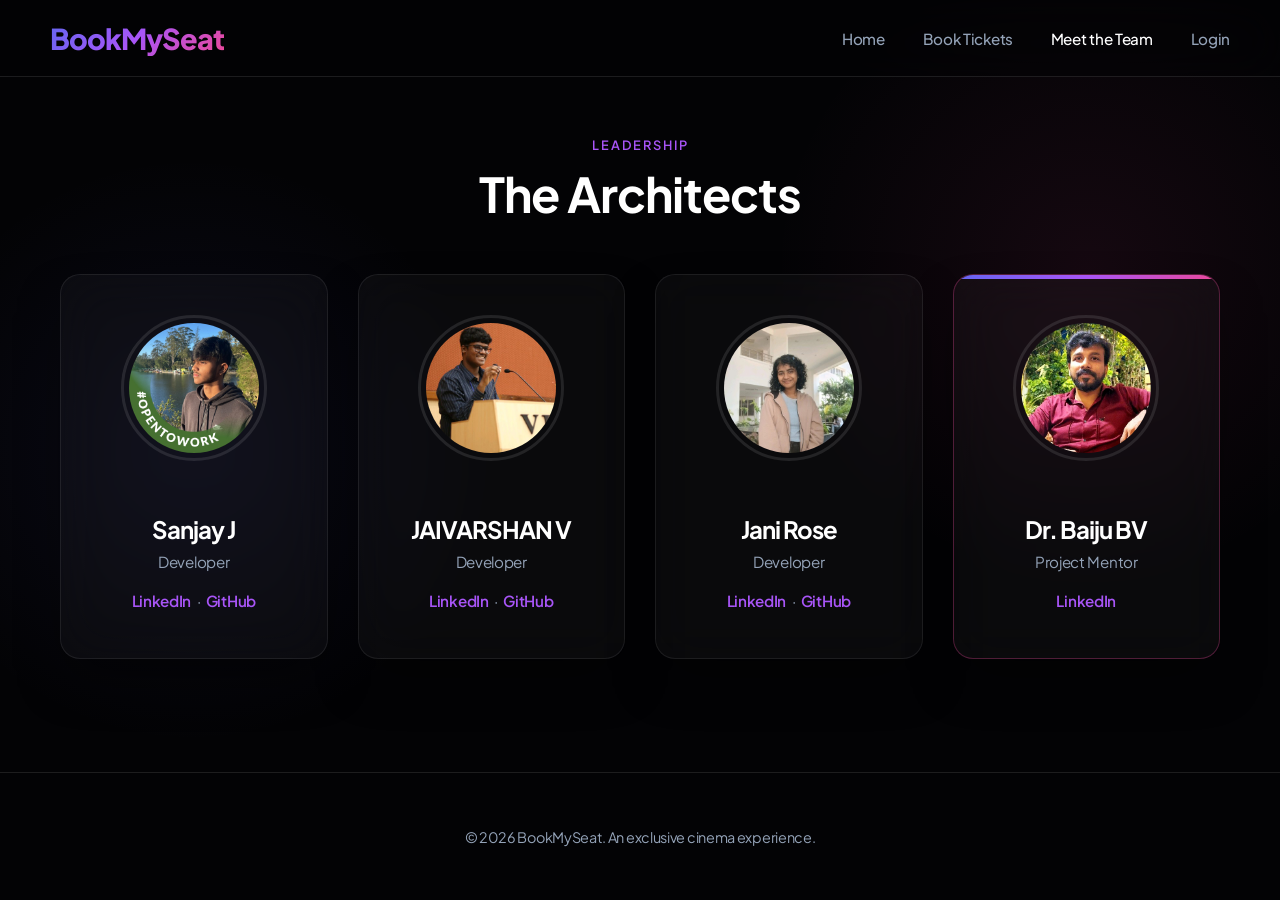
<file: team.html>
<!DOCTYPE html>
<html lang="en">
<head>
    <meta charset="UTF-8">
    <meta name="viewport" content="width=device-width, initial-scale=1.0">
    <title>BookMySeat - Meet the Team</title>
    <link rel="stylesheet" href="style.css">
</head>
<body>
    <header>
        <h1 class="brand-logo">BookMySeat</h1>
        <nav>
            <a href="index.html">Home</a>
            <a href="booking.html">Book Tickets</a>
            <a href="team.html" class="active">Meet the Team</a>
            <a href="login.html">Login</a>
        </nav>
    </header>

    <main>
        <div style="text-align: center; margin-bottom: 50px;">
            <p style="text-transform: uppercase; letter-spacing: 2px; color: #a855f7; font-size: 0.8em; margin: 0; font-weight: 600;">Leadership</p>
            <h2 style="font-size: 3rem; margin: 10px 0 0 0;">The Architects</h2>
        </div>
        
        <div class="team-grid">
            <div class="team-card elegant-panel">
                <img src="sanjay.jpg" alt="Sanjay J" class="team-photo" onerror="this.src='https://placehold.co/150x150/111/555?text=SJ'">
                <h3>Sanjay J</h3>
                <p>Developer</p>
                <p style="margin-top: 20px;"><a href="https://www.linkedin.com/in/sanjay-jk/" target="_blank">LinkedIn</a> &nbsp;&middot;&nbsp; <a href="https://github.com/sanjayy-j" target="_blank">GitHub</a></p>
            </div>
            <div class="team-card elegant-panel">
                <img src="jaivarshan.jpg" alt="JAIVARSHAN V" class="team-photo" onerror="this.src='https://placehold.co/150x150/111/555?text=JV'">
                <h3>JAIVARSHAN V</h3>
                <p>Developer</p>
                <p style="margin-top: 20px;"><a href="https://www.linkedin.com/in/jaivarshan/" target="_blank">LinkedIn</a> &nbsp;&middot;&nbsp; <a href="https://github.com/jaivarshanv" target="_blank">GitHub</a></p>
            </div>
            <div class="team-card elegant-panel">
                <img src="jani.jpg" alt="Jani Rose" class="team-photo" onerror="this.src='https://placehold.co/150x150/111/555?text=JR'">
                <h3>Jani Rose</h3>
                <p>Developer</p>
                <p style="margin-top: 20px;"><a href="https://www.linkedin.com/in/jani-rose-lawwellman/" target="_blank">LinkedIn</a> &nbsp;&middot;&nbsp; <a href="https://github.com/jani-rose" target="_blank">GitHub</a></p>
            </div>
            <div class="team-card elegant-panel mentor-card">
                <img src="baiju.jpg" alt="Dr. Baiju BV" class="team-photo" onerror="this.src='https://placehold.co/150x150/111/555?text=DB'">
                <h3>Dr. Baiju BV</h3>
                <p>Project Mentor</p>
                <p style="margin-top: 20px;"><a href="https://www.linkedin.com/in/dr-baiju-b-v-09542b105/" target="_blank">LinkedIn</a></p>
            </div>
        </div>
    </main>

    <footer>
        <p>&copy; 2026 BookMySeat. An exclusive cinema experience.</p>
    </footer>
</body>
</html>
</file>
<file: style.css>
@import url('https://fonts.googleapis.com/css2?family=Plus+Jakarta+Sans:wght@300;400;500;600;700;800&display=swap');

/* ==========================================================================
   1. GLOBAL VARIABLES & THEME SETUP
   Defines the core colors and gradients used throughout the site. 
   Using CSS variables makes it easy to switch themes later.
   ========================================================================== */
:root {
    --bg-base: #030305;
    --text-primary: #ffffff;
    --text-secondary: #94a3b8;
    --border-subtle: rgba(255, 255, 255, 0.1);
    --glass-bg: rgba(255, 255, 255, 0.03);
    --glass-border: rgba(255, 255, 255, 0.08);
    --accent-gradient: linear-gradient(135deg, #6366f1 0%, #a855f7 50%, #ec4899 100%);
    --accent-glow: rgba(168, 85, 247, 0.25);
}

/* ==========================================================================
   2. BASE STYLES & TYPOGRAPHY
   Sets up the background with fixed glowing orbs and default text styles.
   ========================================================================== */
body {
    background-color: var(--bg-base);
    color: var(--text-primary);
    font-family: 'Plus Jakarta Sans', sans-serif;
    margin: 0;
    padding: 0;
    min-height: 100vh;
    display: flex;
    flex-direction: column;
    /* Draws two massive radial gradients as the background */
    background-image:
        radial-gradient(circle at 15% 50%, rgba(99, 102, 241, 0.08), transparent 25%),
        radial-gradient(circle at 85% 30%, rgba(236, 72, 153, 0.08), transparent 25%);
    background-attachment: fixed;
    letter-spacing: -0.3px;
}

h1,h2,h3,h4 {
    font-weight: 700;
    letter-spacing: -1px;
}

/* ==========================================================================
   3. HEADER & NAVIGATION
   The top navbar that sticks to the top of the screen ("position: sticky")
   and uses "backdrop-filter" for the frosted glass effect.
   ========================================================================== */
header {
    background: rgba(3, 3, 5, 0.5);
    backdrop-filter: blur(20px);
    -webkit-backdrop-filter: blur(20px); /* Safari support */
    padding: 20px 50px;
    display: flex;
    justify-content: space-between;
    align-items: center;
    border-bottom: 1px solid var(--border-subtle);
    position: sticky;
    top: 0;
    z-index: 100; /* Keeps header above other content */
}

/* Renders the BookMySeat logo text with a gradient color fill */
.brand-logo {
    margin: 0;
    font-size: 1.8rem;
    font-weight: 800;
    background: var(--accent-gradient);
    -webkit-background-clip: text;
    color: transparent;
    background-clip: text;
}

/* Navigation links */
nav a {
    color: var(--text-secondary);
    text-decoration: none;
    margin-left: 35px;
    font-size: 0.95em;
    font-weight: 500;
    transition: color 0.3s ease;
}

nav a:hover,
nav a.active {
    color: var(--text-primary);
}

/* ==========================================================================
   4. MAIN LAYOUT
   The primary wrapper limiting screen width to 1200px and centering content.
   ========================================================================== */
main {
    flex: 1; /* Pushes the footer to the bottom */
    padding: 60px 20px;
    max-width: 1200px;
    margin: 0 auto;
    width: 100%;
    box-sizing: border-box;
}

/* Hero Section (Homepage introductory text) */
.hero {
    text-align: center;
    padding: 80px 0 60px;
}

.hero h2 {
    font-size: 4.5rem;
    margin-bottom: 20px;
    text-shadow: 0 0 40px rgba(255, 255, 255, 0.1);
    line-height: 1.1;
}

.hero p {
    font-size: 1.25rem;
    color: var(--text-secondary);
    max-width: 600px;
    margin: 0 auto;
}

/* ==========================================================================
   5. COMPONENT: GLASS PANEL
   Re-usable class that applies a beautiful translucent frosted glass box.
   ========================================================================== */
.elegant-panel {
    background: var(--glass-bg);
    backdrop-filter: blur(24px);
    -webkit-backdrop-filter: blur(24px);
    border: 1px solid var(--glass-border);
    border-radius: 20px;
    box-shadow: 0 25px 50px -12px rgba(0, 0, 0, 0.5);
}

/* ==========================================================================
   6. HOMEPAGE MOVIE TICKER (Marquee)
   ========================================================================== */
.marquee-container {
    width: 100%;
    overflow: hidden;
    background: rgba(255, 255, 255, 0.02);
    color: var(--text-secondary);
    padding: 15px 0;
    border-top: 1px solid var(--border-subtle);
    border-bottom: 1px solid var(--border-subtle);
    margin: 30px 0 60px;
    font-weight: 600;
    text-transform: uppercase;
    letter-spacing: 4px;
    font-size: 0.85rem;
}

/* ==========================================================================
   7. FORM ELEMENTS (Inputs & Labels)
   ========================================================================== */
.form-container {
    max-width: 450px;
    margin: 40px auto;
    padding: 50px 40px;
}

.form-container h2 {
    font-size: 2rem;
    margin-top: 0;
    margin-bottom: 30px;
    text-align: center;
}

.form-group {
    margin-bottom: 25px;
}

.form-group label {
    display: block;
    margin-bottom: 10px;
    font-weight: 500;
    font-size: 0.9em;
    color: var(--text-secondary);
}

/* Styling the Text Inputs and Dropdowns */
.form-group input:not([type="radio"]):not([type="checkbox"]),
.form-group select {
    width: 100%;
    padding: 15px 20px;
    box-sizing: border-box;
    background: rgba(0, 0, 0, 0.3);
    color: var(--text-primary);
    border: 1px solid var(--border-subtle);
    border-radius: 12px;
    font-family: inherit;
    font-size: 1rem;
    transition: all 0.3s;
}

/* Glowing border effect on click */
.form-group input:focus,
.form-group select:focus {
    outline: none;
    border-color: #a855f7;
    box-shadow: 0 0 0 3px rgba(168, 85, 247, 0.15);
}

/* Select Dropdown Bug Fix! (Ensures contrast in options) */
.form-group select option {
    background-color: #0f172a;
    color: #ffffff;
    padding: 10px;
}

/* ==========================================================================
   8. COMPONENT: BUTTONS
   ========================================================================== */
.btn {
    display: inline-block;
    background: var(--accent-gradient);
    color: #fff;
    padding: 16px 32px;
    text-decoration: none;
    border-radius: 12px;
    border: none;
    cursor: pointer;
    font-size: 1rem;
    font-weight: 600;
    transition: all 0.3s;
    box-shadow: 0 10px 25px var(--accent-glow);
}

.btn:hover {
    transform: translateY(-3px); /* Levitation effect */
    box-shadow: 0 15px 35px var(--accent-glow);
    filter: brightness(1.1);
}

/* Secondary outline button (Used on the register page) */
.btn.btn-outline {
    background: transparent;
    box-shadow: none;
    border: 1px solid var(--border-subtle);
    color: var(--text-primary);
}

.btn.btn-outline:hover {
    background: rgba(255, 255, 255, 0.05);
    border-color: #fff;
    box-shadow: none;
    transform: translateY(-3px);
}

/* ==========================================================================
   9. HOMEPAGE MOVIE GRID
   Responsive Grid automatically creating columns based on screen width
   ========================================================================== */
.movies {
    display: grid;
    grid-template-columns: repeat(auto-fit, minmax(300px, 1fr));
    gap: 40px;
}

.movie-card {
    text-align: left;
    padding: 20px;
    transition: transform 0.4s;
    border-radius: 20px;
    background: var(--glass-bg);
    border: 1px solid var(--glass-border);
}

.movie-card:hover {
    transform: translateY(-8px);
    border-color: rgba(255, 255, 255, 0.2);
}

.movie-poster {
    width: 100%;
    aspect-ratio: 2/3;
    object-fit: cover;
    border-radius: 12px;
    margin-bottom: 20px;
}

.movie-card h3 {
    font-size: 1.5rem;
    margin-bottom: 15px;
    margin-top: 0;
}

/* ==========================================================================
   10. BOOKING PAGE: LAYOUT & TIME SELECTOR
   ========================================================================== */
.booking-layout {
    display: grid;
    grid-template-columns: 1fr 2fr; /* 33% / 66% split */
    gap: 40px;
}

/* Swaps to vertical stacking on small screens */
@media (max-width: 900px) {
    .booking-layout {
        grid-template-columns: 1fr;
    }
}

.booking-options {
    padding: 40px;
}

/* Radio Buttons styled as clickable blocks */
.time-selector {
    display: flex;
    gap: 10px;
    margin-top: 10px;
}

/* Hide the actual HTML radio cycle */
.time-selector input[type="radio"] {
    display: none;
}

.time-btn {
    flex: 1;
    text-align: center;
    border: 1px solid var(--border-subtle);
    padding: 14px;
    border-radius: 10px;
    cursor: pointer;
    transition: all 0.2s;
    font-size: 0.9em;
    font-weight: 500;
}

/* Highlight the label block when its associated input is selected! */
.time-selector input[type="radio"]:checked+.time-btn {
    background: var(--accent-gradient);
    border-color: transparent;
    box-shadow: 0 5px 15px var(--accent-glow);
}

/* ==========================================================================
   11. BOOKING PAGE: THEATER SCREEN & SEATS
   ========================================================================== */
.booking-summary-box {
    margin-top: 40px;
    border-top: 1px solid var(--border-subtle);
    padding-top: 30px;
    text-align: center;
}

.booking-summary-box p {
    font-size: 1.8em;
    font-weight: 600;
    color: var(--text-primary);
    margin: 0 0 25px 0;
    line-height: 1.4;
}

.theater-section {
    padding: 50px 30px;
    display: flex;
    flex-direction: column;
    align-items: center;
}

/* The curved canvas screen */
.screen-area {
    text-align: center;
    margin-bottom: 40px;
    width: 100%;
    max-width: 500px;
}

.screen-label {
    letter-spacing: 15px;
    color: var(--text-secondary);
    font-size: 0.7em;
    margin-top: -15px;
    text-transform: uppercase;
    font-weight: 600;
}

/* Legend detailing what seat colors mean */
.seat-legend {
    display: flex;
    gap: 30px;
    margin-bottom: 50px;
    font-size: 0.8em;
    font-weight: 500;
    color: var(--text-secondary);
    text-transform: uppercase;
    letter-spacing: 1px;
}

.legend-item {
    display: flex;
    align-items: center;
    gap: 10px;
}

.seat-sample {
    width: 22px;
    height: 22px;
    border-radius: 6px;
}

.seat-sample.available {
    border: 1px solid rgba(255, 255, 255, 0.3);
    background: rgba(255, 255, 255, 0.12);
}

.seat-sample.selected {
    background: var(--accent-gradient);
    border: none;
}

.seat-sample.occupied {
    background: rgba(0, 0, 0, 0.4);
    border: 1px solid rgba(255, 255, 255, 0.15);
}

/* Seat Checkboxes Mapping */
.theater-seats {
    display: flex;
    flex-direction: column;
    gap: 18px;
}

.seat-row {
    display: flex;
    gap: 14px;
    align-items: center;
}

.seat-row .row-label {
    width: 30px;
    font-weight: 600;
    color: var(--text-secondary);
    text-align: right;
}

/* Creates the walking aisle in the middle of the theater */
.seat-row> :nth-child(7) {
    margin-right: 50px;
}

/* Core Checkbox Reset and Styling */
input[type="checkbox"].seat {
    appearance: none;
    -webkit-appearance: none;
    width: 28px;
    height: 28px;
    background: rgba(255, 255, 255, 0.12);
    border-radius: 8px;
    cursor: pointer;
    transition: all 0.2s;
    border: 1px solid rgba(255, 255, 255, 0.3);
    outline: none;
    margin: 0;
}

/* Hover effects when the seat is legally interactable */
input[type="checkbox"].seat:not(:disabled):hover {
    border-color: #a855f7;
    transform: scale(1.1);
    background: rgba(255, 255, 255, 0.2);
}

/* Active checked states */
input[type="checkbox"].seat:checked {
    background: var(--accent-gradient);
    border-color: transparent;
    box-shadow: 0 0 15px var(--accent-glow);
    transform: scale(1.1);
}

/* Already-booked seats (HTML 'disabled' attribute) */
input[type="checkbox"].seat:disabled {
    background: rgba(0, 0, 0, 0.4);
    border-color: rgba(255, 255, 255, 0.15);
    cursor: not-allowed;
    opacity: 0.6;
}

/* ==========================================================================
   12. TEAM PAGE CARDS
   ========================================================================== */
.team-grid {
    display: grid;
    grid-template-columns: repeat(auto-fit, minmax(260px, 1fr));
    gap: 30px;
}

.team-card {
    padding: 40px 30px;
    text-align: center;
    border-radius: 20px;
    transition: transform 0.3s;
}

.team-card:hover {
    transform: translateY(-5px);
}

.team-photo {
    width: 130px;
    height: 130px;
    border-radius: 50%;
    object-fit: cover;
    margin-bottom: 25px;
    border: 3px solid rgba(255, 255, 255, 0.1);
    padding: 5px;
}

.team-card h3 {
    margin-bottom: 5px;
    font-size: 1.5rem;
}

.team-card p {
    margin: 8px 0;
    color: var(--text-secondary);
    font-size: 0.95em;
}

.team-card a {
    color: #a855f7;
    text-decoration: none;
    font-weight: 600;
}

.team-card a:hover {
    text-decoration: underline;
}

/* Mentor card variant with pink top highlight */
.mentor-card {
    position: relative;
    overflow: hidden;
    border: 1px solid rgba(236, 72, 153, 0.3);
}

.mentor-card::before {
    content: "";
    position: absolute;
    top: 0;
    left: 0;
    right: 0;
    height: 4px;
    background: var(--accent-gradient);
}

/* ==========================================================================
   13. FOOTER
   ========================================================================== */
footer {
    text-align: center;
    padding: 40px;
    color: var(--text-secondary);
    font-size: 0.9em;
    border-top: 1px solid var(--border-subtle);
    margin-top: auto;
}
</file>
